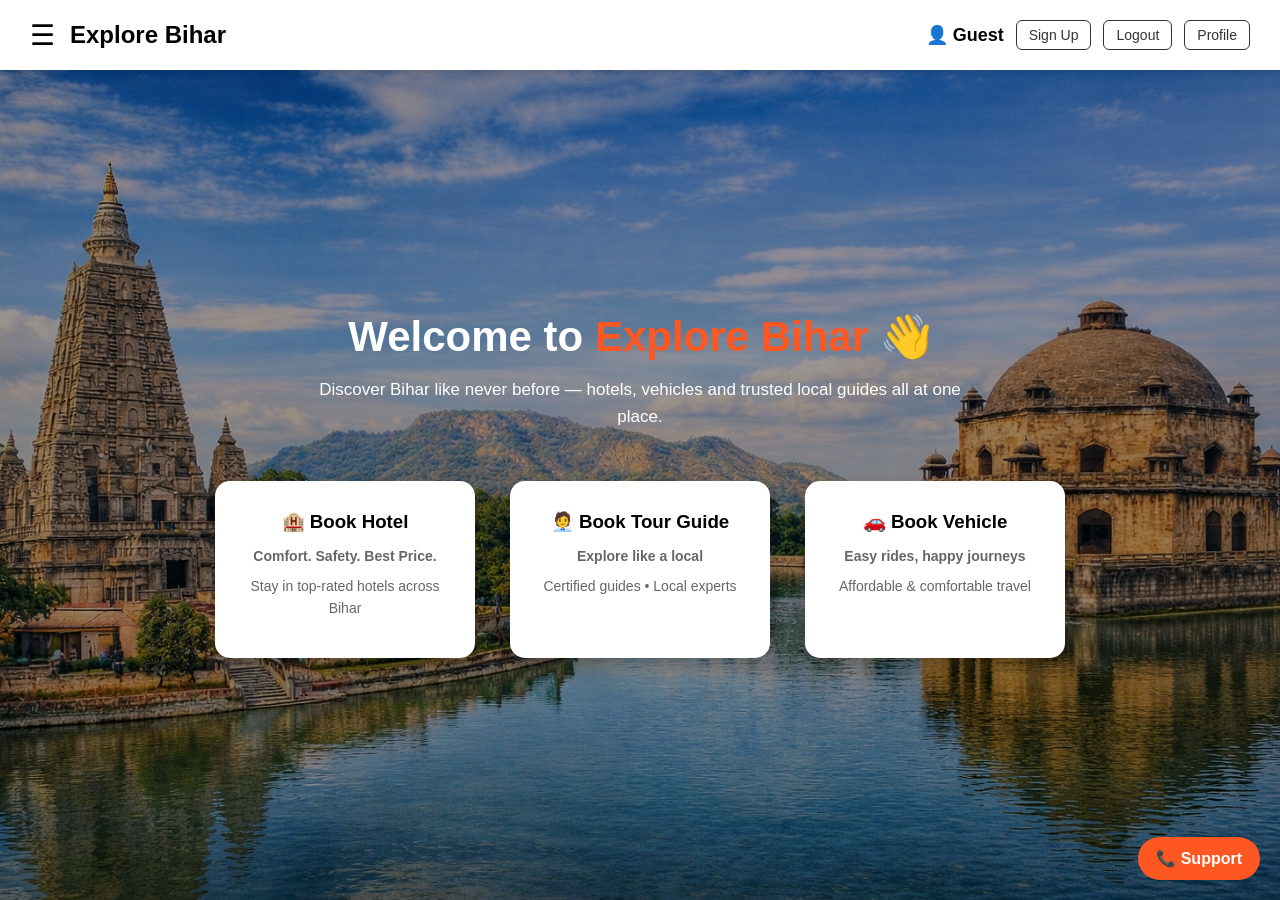
<file: index.html>
<!DOCTYPE html>
<html lang="en">

<head>
<meta charset="UTF-8">
<meta name="viewport" content="width=device-width, initial-scale=1.0">

<title>Explore Bihar</title>

<style>

*{
    margin:0;
    padding:0;
    box-sizing:border-box;
}

body{
    font-family:Arial,sans-serif;
    overflow:hidden;
}

/* HEADER */

header{
    position:fixed;
    top:0;
    left:0;
    width:100%;
    height:70px;
    background:#fff;
    padding:0 30px;
    display:flex;
    justify-content:space-between;
    align-items:center;
    box-shadow:0 2px 8px rgba(0,0,0,0.15);
    z-index:1000;
}

.header-left{
    display:flex;
    align-items:center;
    gap:15px;
}

.menu-btn{
    font-size:28px;
    cursor:pointer;
}

.user-box{
    display:flex;
    align-items:center;
    gap:12px;
}

.user-box h2{
    font-size:18px;
}

.user-box a{
    text-decoration:none;
    border:1px solid #333;
    padding:6px 12px;
    border-radius:6px;
    color:#333;
    font-size:14px;
    transition:0.3s;
}

.user-box a:hover{
    background:#ff5722;
    color:#fff;
    border-color:#ff5722;
}

/* SIDE MENU */

.side-menu{
    position:fixed;
    top:70px;
    left:-300px;
    width:280px;
    height:calc(100vh - 70px);
    background:#fff;
    box-shadow:2px 0 15px rgba(0,0,0,0.2);
    padding:20px;
    transition:0.4s;
    z-index:999;
}

.side-menu.active{
    left:0;
}

.side-menu h3{
    margin-bottom:20px;
    color:#ff5722;
}

.side-menu p{
    margin-bottom:15px;
}

.side-menu a{
    display:block;
    margin-top:20px;
    background:#ff5722;
    color:#fff;
    text-decoration:none;
    padding:10px;
    border-radius:6px;
    text-align:center;
}

/* HERO */

.dashboard-hero{
    height:100vh;
    background:
    linear-gradient(rgba(0,0,0,0.4), rgba(0,0,0,0.4)),
    url("images/hero.jpg");

    background-size:cover;
    background-position:center;

    display:flex;
    flex-direction:column;
    justify-content:center;
    align-items:center;
    text-align:center;
    padding-top:70px;
}

.dashboard-hero h1{
    color:#fff;
    font-size:42px;
    margin-bottom:15px;
}

.dashboard-hero span{
    color:#ff5722;
}

.dashboard-hero p{
    color:#fff;
    max-width:650px;
    margin-bottom:50px;
    font-size:17px;
    line-height:1.6;
}

/* CARDS */

.cards{
    display:flex;
    gap:35px;
    flex-wrap:wrap;
    justify-content:center;
}

.card{
    background:#fff;
    width:260px;
    padding:30px 20px;
    border-radius:15px;
    box-shadow:0 8px 20px rgba(0,0,0,0.2);
    transition:0.3s;
    cursor:pointer;
}

.card:hover{
    transform:translateY(-8px);
}

.card h3{
    margin-bottom:12px;
}

.card p{
    color:#666;
    margin-bottom:8px;
    font-size:14px;
}

/* SUPPORT BUTTON */

.support-btn{
    position:fixed;
    right:20px;
    bottom:20px;
    background:#ff5722;
    color:#fff;
    text-decoration:none;
    padding:12px 18px;
    border-radius:30px;
    font-weight:bold;
}

</style>
</head>

<body>

<!-- SIDE MENU -->

<div class="side-menu" id="sideMenu">

    <h3>👤 User Panel</h3>

    <p>
        <b>Name:</b>
        <span id="sideUsername">Loading...</span>
    </p>

    <p>🏨 Hotel Booking: <b>Not Booked</b></p>

    <p>🧑‍💼 Guide Booking: <b>Not Booked</b></p>

    <p>🚗 Vehicle Booking: <b>Not Booked</b></p>

    <a href="tel:1800123456">
        📞 Customer Support
    </a>

</div>

<!-- HEADER -->

<header>

    <div class="header-left">

        <div class="menu-btn" onclick="toggleMenu()">
            ☰
        </div>

        <h2>Explore Bihar</h2>

    </div>

    <div class="user-box">

        <h2 id="username">👤 Loading...</h2>

        <a href="register.html">Sign Up</a>

        <a href="login.html">Logout</a>

        <a href="user-profile.html">Profile</a>

    </div>

</header>

<!-- HERO SECTION -->

<section class="dashboard-hero">

    <h1>
        Welcome to
        <span>Explore Bihar</span> 👋
    </h1>

    <p>
        Discover Bihar like never before —
        hotels, vehicles and trusted local guides
        all at one place.
    </p>

    <div class="cards">

        <div class="card"
             onclick="location.href='book-hotel.html'">

            <h3>🏨 Book Hotel</h3>

            <p>
                <b>Comfort. Safety. Best Price.</b>
            </p>

            <p>
                Stay in top-rated hotels across Bihar
            </p>

        </div>

        <div class="card"
             onclick="location.href='book-tour-guide.html'">

            <h3>🧑‍💼 Book Tour Guide</h3>

            <p>
                <b>Explore like a local</b>
            </p>

            <p>
                Certified guides • Local experts
            </p>

        </div>

        <div class="card"
             onclick="location.href='book-vehicle.html'">

            <h3>🚗 Book Vehicle</h3>

            <p>
                <b>Easy rides, happy journeys</b>
            </p>

            <p>
                Affordable & comfortable travel
            </p>

        </div>

    </div>

</section>

<!-- SUPPORT -->

<a href="tel:1800123456"
class="support-btn">

📞 Support

</a>

<!-- SCRIPT -->

<script>

function toggleMenu(){

    document
    .getElementById("sideMenu")
    .classList
    .toggle("active");

}

async function loadUser(){

    try{

        const response =
        await fetch("http://127.0.0.1:5000/api/user");

        const data =
        await response.json();

        console.log(data);

        let username = "Guest";

        if(data.user && data.user.username){

            username = data.user.username;

        }

        document.getElementById("username").innerText =
        "👤 " + username;

        document.getElementById("sideUsername").innerText =
        username;

    }catch(error){

        console.log(error);

        document.getElementById("username").innerText =
        "👤 Guest";

    }

}

loadUser();

</script>

</body>
</html>
</file>
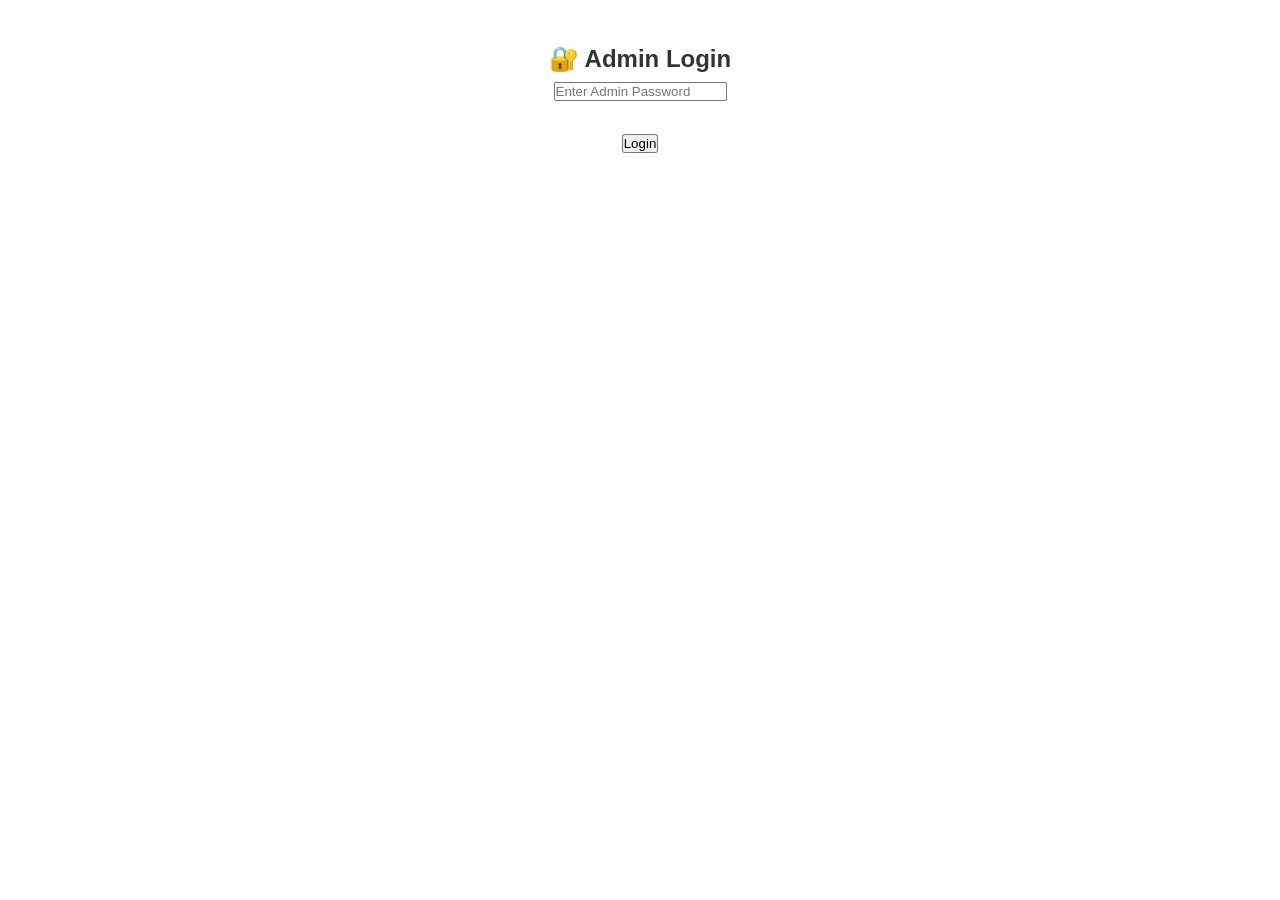
<file: admin.html>
<!DOCTYPE html>
<html lang="en">
<head>
<meta charset="UTF-8">
<title>Admin Panel – Explore Bihar</title>
<link rel="stylesheet" href="css/style.css">
<link rel="stylesheet" href="css/common.css">

</head>
<body>

<!-- LOGIN -->
<div id="loginBox" class="city-info">
    <h2>🔐 Admin Login</h2>
    <input type="password" id="adminPass" placeholder="Enter Admin Password">
    <br><br>
    <button onclick="login()">Login</button>
    <p id="error" style="color:red;"></p>
</div>

<!-- DASHBOARD -->
<div id="adminPanel" style="display:none;">

<header>
    <div class="header-container">
        <h2>Admin Dashboard – Paid Bookings</h2>
        <button onclick="logout()">Logout</button>
    </div>
</header>

<section class="city-info">
    <div id="stats" style="display:flex;gap:20px;justify-content:center;"></div>
</section>

<section class="city-info">
    <div id="bookingList"></div>
</section>

</div>

<script>
const PASSWORD = "admin123";

function login(){
    if(document.getElementById("adminPass").value === PASSWORD){
        loginBox.style.display = "none";
        adminPanel.style.display = "block";
        loadBookings();
    } else {
        error.innerText = "Wrong password!";
    }
}

function logout(){
    location.reload();
}

function loadBookings(){
    const bookings = JSON.parse(localStorage.getItem("paidBookings")) || [];
    const bookingList = document.getElementById("bookingList");
    const stats = document.getElementById("stats");

    bookingList.innerHTML = "";
    stats.innerHTML = "";

    stats.innerHTML = `
        <div class="hotel-card">
            <h3>Total Paid Bookings</h3>
            <p style="font-size:22px;"><b>${bookings.length}</b></p>
        </div>
    `;

    if(bookings.length === 0){
        bookingList.innerHTML = "<p>No paid bookings found.</p>";
        return;
    }

    bookings.forEach((b, i) => {
        bookingList.innerHTML += `
        <div class="hotel-card">
            <h3>Booking #${i+1}</h3>
            <p><b>Type:</b> ${b.type}</p>
            <p><b>Name:</b> ${b.name}</p>
            <p><b>Mobile:</b> ${b.mobile}</p>
            ${b.city ? `<p><b>City:</b> ${b.city}</p>` : ""}
            ${b.hotelName ? `<p><b>Hotel:</b> ${b.hotelName}</p>` : ""}
            ${b.vehicle ? `<p><b>Vehicle:</b> ${b.vehicle}</p>` : ""}
            <p><b>Price:</b> ₹${b.price}</p>
            <p><b>Date:</b> ${b.date}</p>

            <button style="background:red" onclick="deleteBooking(${i})">
                Delete
            </button>
        </div>`;
    });
}

function deleteBooking(i){
    let bookings = JSON.parse(localStorage.getItem("paidBookings")) || [];
    bookings.splice(i,1);
    localStorage.setItem("paidBookings", JSON.stringify(bookings));
    loadBookings();
}
</script>

</body>
</html>
</file>
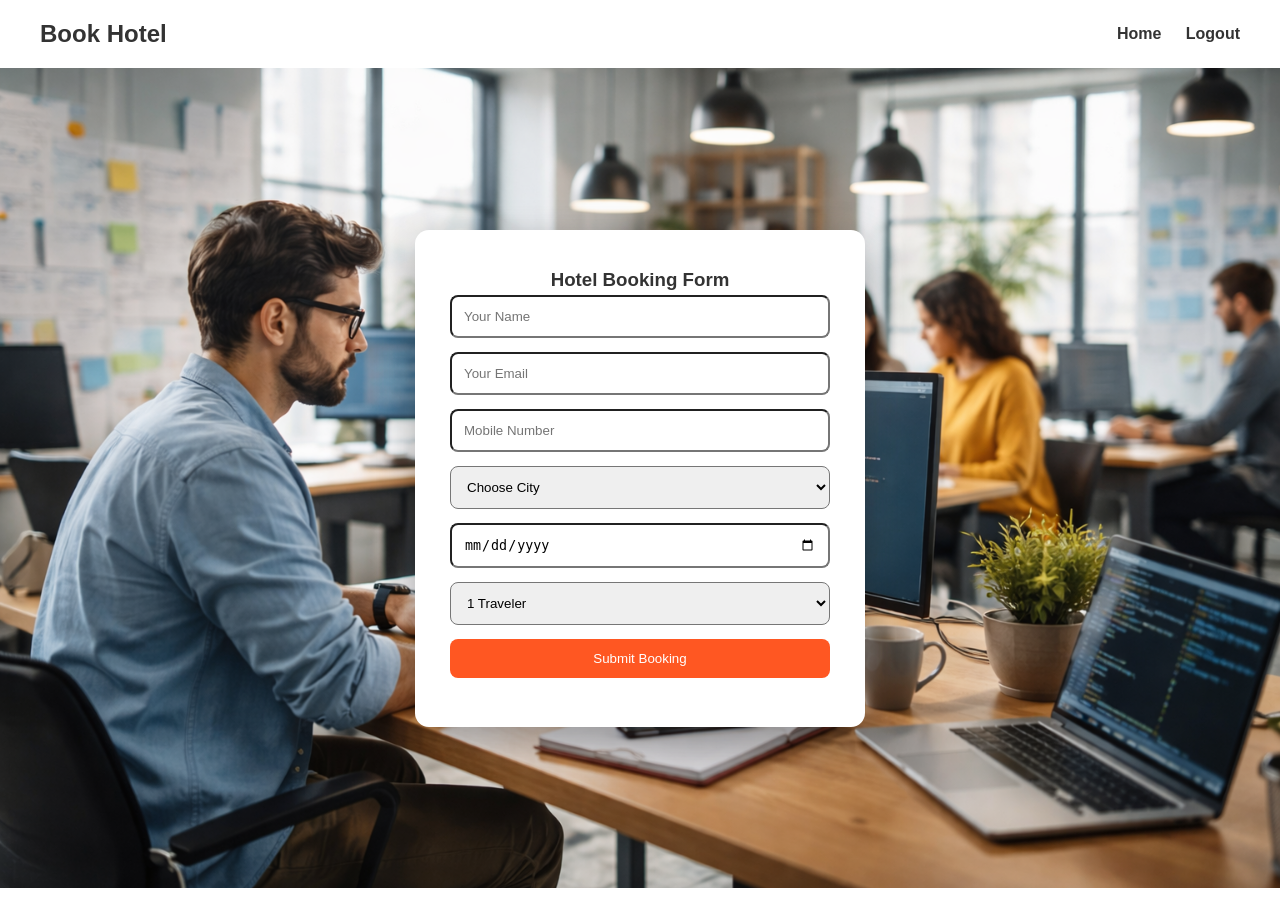
<file: book-hotel.html>
<!DOCTYPE html>
<html lang="en">
<head>
<meta charset="UTF-8">
<title>Book Hotel – Explore Bihar</title>
<link rel="stylesheet" href="css/style.css">
<link rel="stylesheet" href="css/common.css">
<link rel="stylesheet" href="css/book-hotel.css">
</head>

<body class="book-hotel-peg">
<header>
    <div class="header-container">
        <h2>Book Hotel</h2>

        <nav>
            <a href="index.html">Home</a>
            <a href="#" onclick="logout()">Logout</a>
        </nav>
    </div>
</header>

<section class="book-hotel-bg">
    <div class="book-hotel-box">
        <h3>Hotel Booking Form</h3>
        
        <input type="text" id="name" placeholder="Your Name">
        <input type="email" id="email" placeholder="Your Email">
        <input type="tel" id="mobile" placeholder="Mobile Number">

        <select id="city">
            <option value="">Choose City</option>
            <option value="patna">Patna</option>
            <option value="rajgir">Rajgir</option>
            <option value="nalanda">Nalanda</option>
            <option value="gaya">Gaya</option>
            <option value="sasaram">Sasaram</option>
        </select>

        <input type="date" id="date">

        <select id="travelers">
            <option value="1">1 Traveler</option>
            <option value="2">2 Travelers</option>
            <option value="3">3 Travelers</option>
            <option value="4">4+ Travelers</option>
        </select>

        <button onclick="bookHotel()">Submit Booking</button>

    </div>
</section>


<script src="js/book-hotel.js"></script>

</body>
</html>
</file>
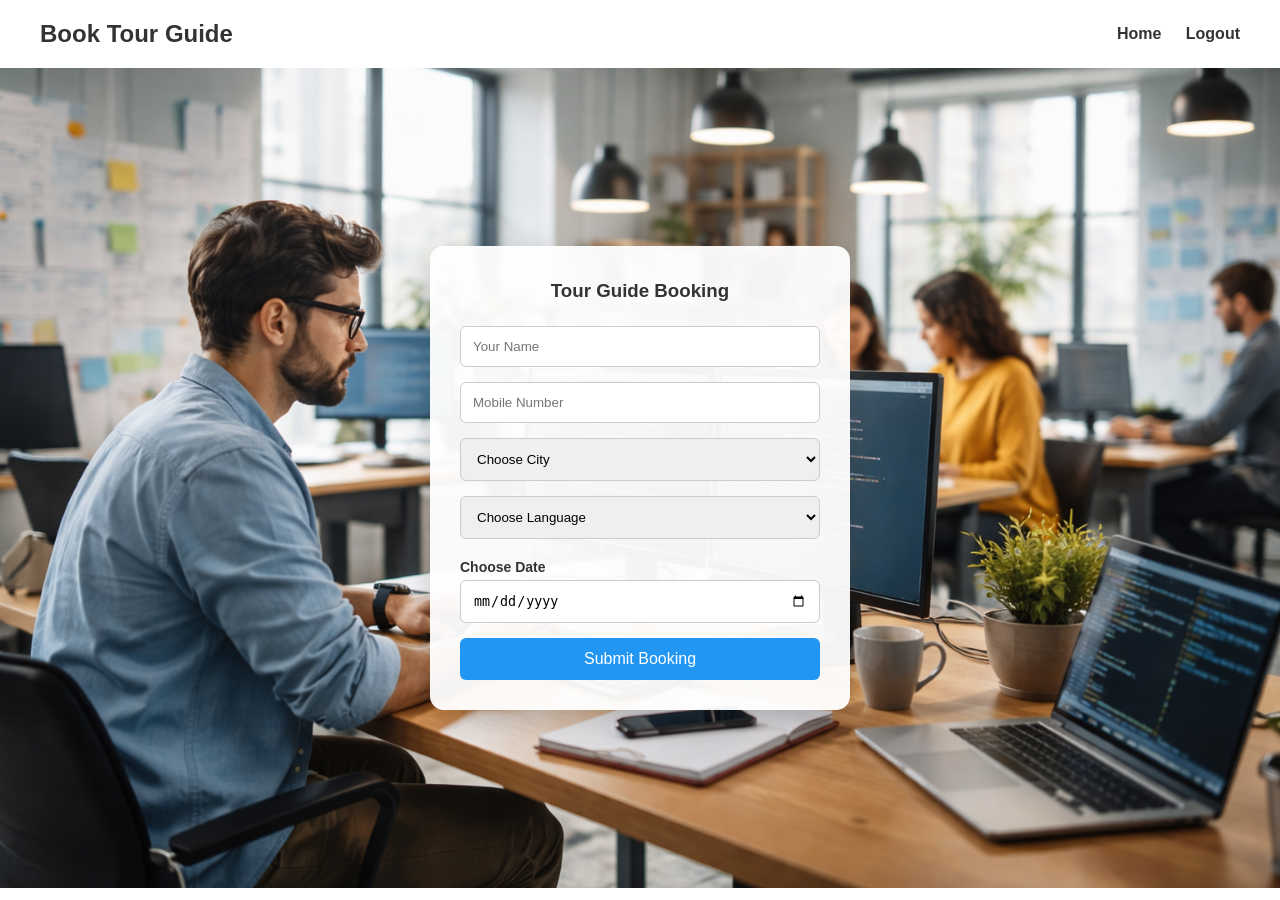
<file: book-tour-guide.html>
<!DOCTYPE html>
<html lang="en">
<head>
<meta charset="UTF-8">
<title>Book Tour Guide</title>

<link rel="stylesheet" href="css/style.css">
<link rel="stylesheet" href="css/common.css">
<link rel="stylesheet" href="css/book-tour-guide.css">

</head>
<body class="book-guide-page">

<header>
    <div class="header-container">
        <h2>Book Tour Guide</h2>
        <nav>
            <a href="index.html">Home</a>
            <a href="#" onclick="logout()">Logout</a>
        </nav>
    </div>
</header>

<section class="book-guide-bg">

    <div class="book-guide-box">
        <h3>Tour Guide Booking</h3>

        <form id="guideForm" onsubmit="openGuideList(event)">

            <input type="text" placeholder="Your Name" required>
            <input type="tel" placeholder="Mobile Number" required>

            <select required>
                <option value="">Choose City</option>
                <option>Patna</option>
                <option>Rajgir</option>
                <option>Nalanda</option>
                <option>Gaya</option>
                <option>Sasaram</option>
            </select>

            <select required>
                <option value="">Choose Language</option>
                <option>Hindi</option>
                <option>English</option>
                <option>Hindi + English</option>
            </select>

            <label>Choose Date</label>
            <input type="date" required>

            <button type="submit">Submit Booking</button>

        </form>
    </div>

</section>

<script>
function openGuideList(e){
    e.preventDefault();
    window.location.href = "tour-guides.html";
}
</script>

</body>
</html>
</file>
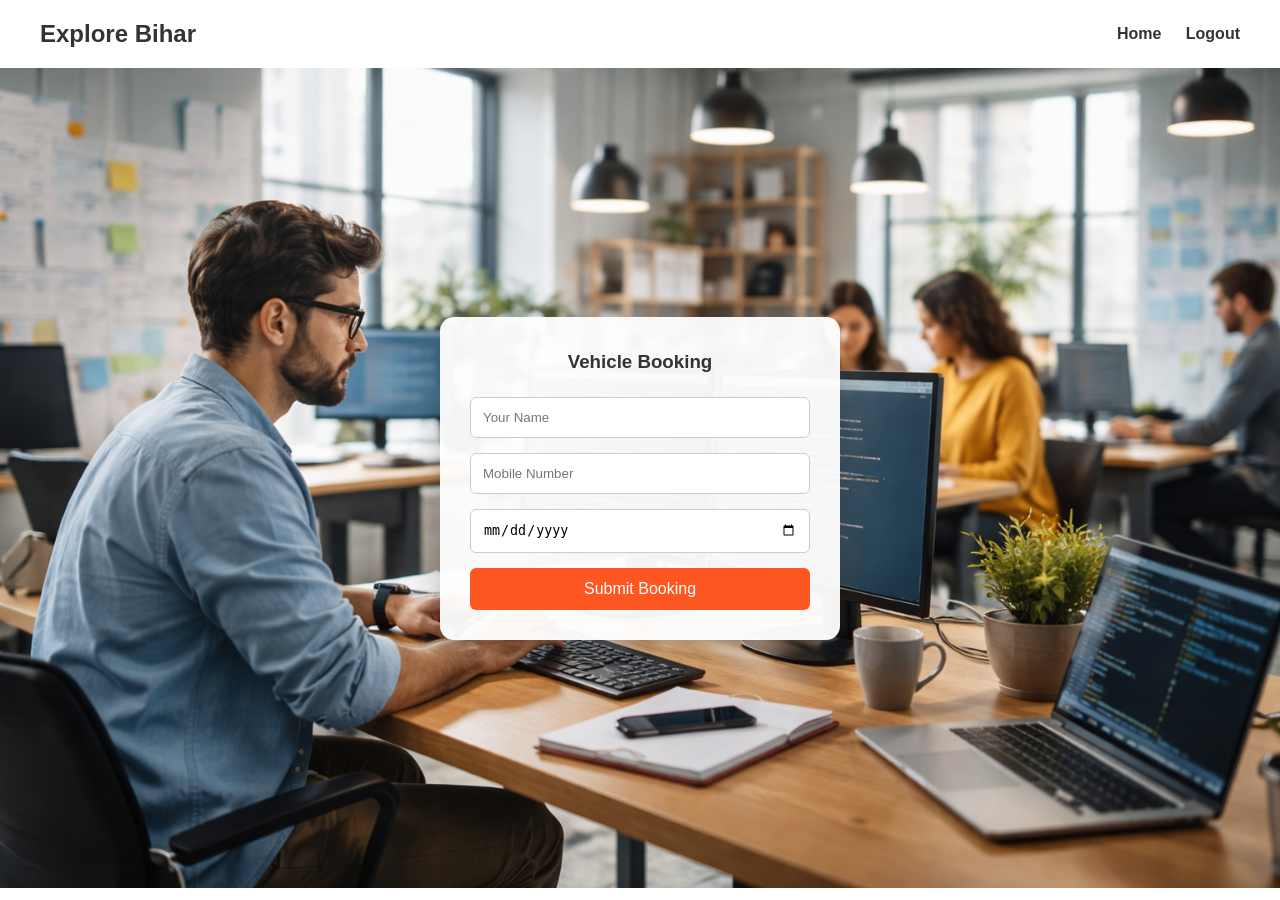
<file: book-vehicle.html>
<!DOCTYPE html>
<html lang="en">
<head>
<meta charset="UTF-8">
<title>Book Vehicle</title>

<link rel="stylesheet" href="css/style.css">
<link rel="stylesheet" href="css/common.css">
<link rel="stylesheet" href="css/book-vehicle.css">

</head>

<body class="book-vehicle-page">

<header>
    <div class="header-container">
        <h2>Explore Bihar</h2>
        <nav>
            <a href="index.html">Home</a>
            <a href="#" onclick="logout()">Logout</a>
        </nav>
    </div>
</header>

<section class="book-vehicle-bg">

    <div class="book-vehicle-box">
        <h3>Vehicle Booking</h3>
        
        <form id="vehicleForm">

            <input type="text" placeholder="Your Name" required>
            <input type="tel" placeholder="Mobile Number" required>
            <input type="date" required>

            <button type="submit">Submit Booking</button>

        </form>

    </div>

</section>
<script src="js/book-vehicle.js"></script>
</body>
</html>
</file>
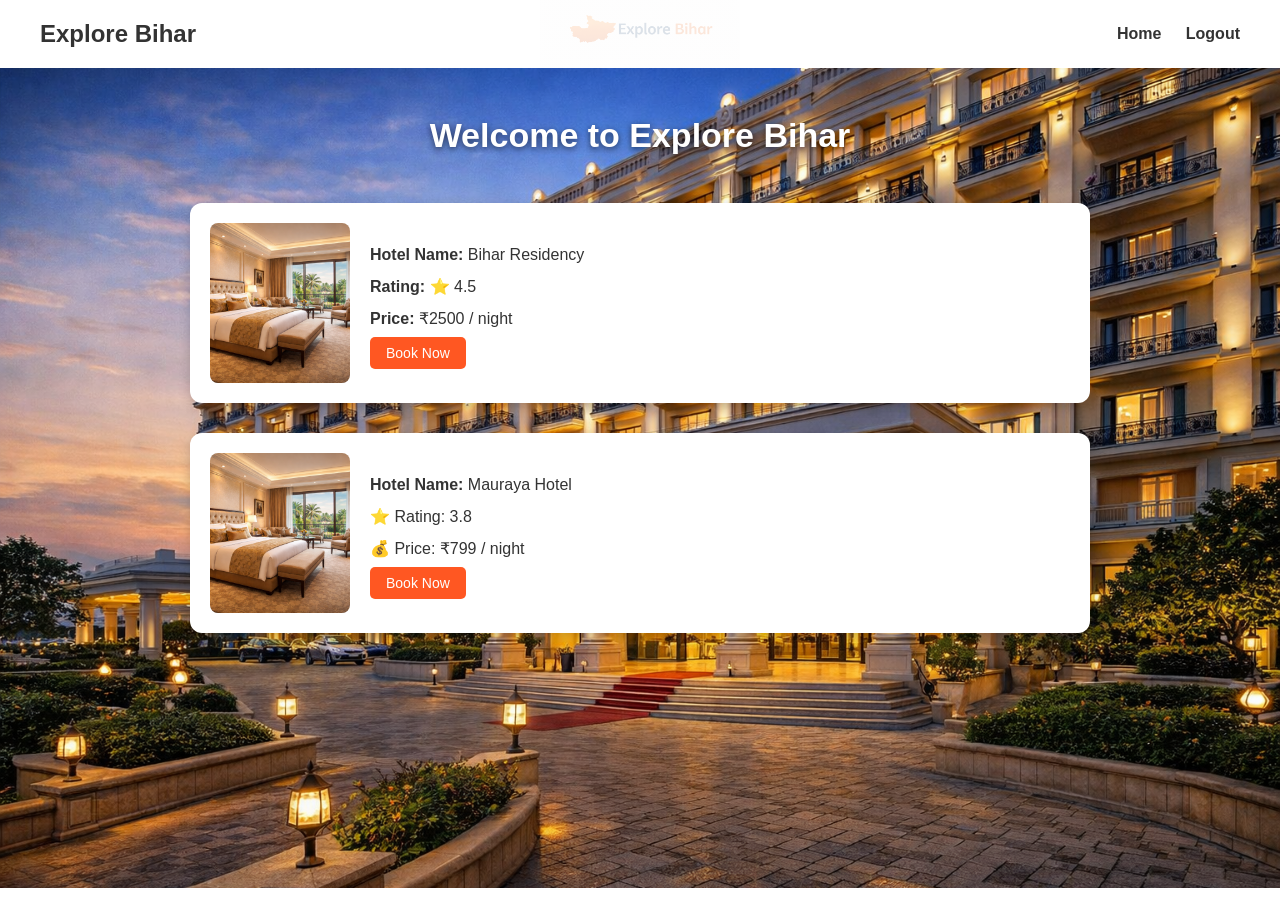
<file: hotel.html>
<!DOCTYPE html>
<html lang="en">
<head>
<meta charset="UTF-8">
<title>Hotel – Explore Bihar</title>
<link rel="stylesheet" href="../css/style.css">

<style>
.hotel-wrapper{
    max-width:900px;
    margin:40px auto;
}
.hotel-box{
    display:flex;
    gap:20px;
    background:#fff;
    padding:20px;
    border-radius:12px;
    box-shadow:0 4px 12px rgba(0,0,0,0.1);
    align-items:center;
}
.hotel-box img{
    width:140px;
    height:160px;
    object-fit:cover;
    border-radius:8px;
}
.hotel-details p{
    margin:6px 0;
}
.book-btn{
    margin-top:10px;
    padding:10px 16px;
    border:none;
    background:#ff6600;
    color:#fff;
    border-radius:5px;
    cursor:pointer;
}
.hotel-page {
    min-height: calc(100vh - 80px); /* header ke niche */
    background: url("../images/hotel.jpg") no-repeat center center;
    background-size: cover;
    padding: 40px 0;
}

/* welcome text */
.page-title {
    text-align: center;
    color: white;
    font-size: 34px;
    margin-bottom: 40px;
    text-shadow: 0 2px 6px rgba(0,0,0,0.6);
}

/* cards wrapper */
.hotel-wrapper {
    max-width: 900px;
    margin: auto;
}

/* hotel card */
.hotel-box {
    display: flex;
    gap: 20px;
    background: white;
    padding: 20px;
    border-radius: 12px;
    margin-bottom: 30px;
    box-shadow: 0 4px 12px rgba(0,0,0,0.2);
}
.guide-card {
    max-width: 750px;
    margin: 25px auto;
    background: rgba(255,255,255,0.96);
    backdrop-filter: blur(6px);
    border-radius: 14px;
    padding: 22px;
}
.guide-card img {
    width: 120px;
    height: 150px;
    object-fit: cover;
    border-radius: 10px;
    box-shadow: 0 4px 12px rgba(0,0,0,0.25);
}

.book-btn {
    background: linear-gradient(135deg, #ff5722, #ff784e);
    padding: 10px 18px;
    font-weight: bold;
}

.book-btn:hover {
    transform: translateY(-2px);
    box-shadow: 0 6px 15px rgba(0,0,0,0.25);
}
.book-btn {
    background: linear-gradient(135deg, #ff5722, #ff784e);
    padding: 10px 18px;
    font-weight: bold;
}

.book-btn:hover {
    transform: translateY(-2px);
    box-shadow: 0 6px 15px rgba(0,0,0,0.25);
}

</style>
</head>

<body>

<header>
    <div class="header-container">
        <h2>Explore Bihar</h2>
        <nav>
            <a href="../index.html">Home</a>
            <a href="#" onclick="logout()">Logout</a>
        </nav>
    </div>
</header>
<section class="hotel-page">

    <h2 class="page-title">Welcome to Explore Bihar</h2>

    <div class="hotel-wrapper">

        <div class="hotel-box">
            <img src="../images/room.jpg">
            <div class="hotel-details">
                <p><b>Hotel Name:</b> Bihar Residency</p>
                <p><b>Rating:</b> ⭐ 4.5</p>
                <p><b>Price:</b> ₹2500 / night</p>
                <button onclick="openPayment()">Book Now</button>
            </div>
        </div>

        <div class="hotel-box">
            <img src="../images/room.jpg">
            <div class="hotel-details">
                <p><b>Hotel Name:</b> Mauraya Hotel</p>
                <p>⭐ Rating: 3.8</p>
                <p>💰 Price: ₹799 / night</p>
                <button onclick="openPayment()">Book Now</button>
            </div>
        </div>

    </div>

</section>


<script>
function logout(){
    localStorage.removeItem("loggedInUser");
    window.location.href = "../login.html";
}
</script>
<script>
      function openPayment(){
      window.location.href = "payment.html";
     }
     </script>

</body>
</html>
</file>
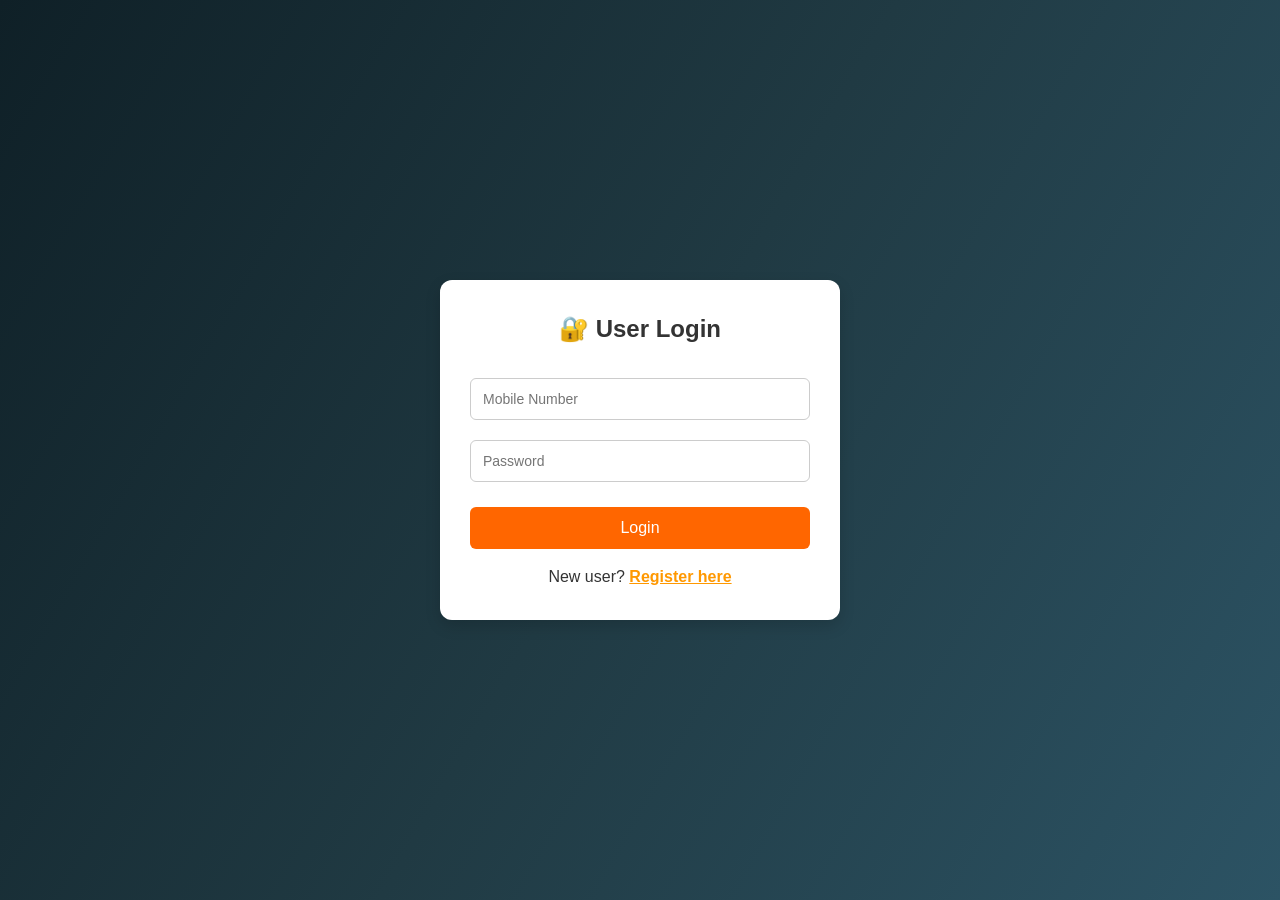
<file: login.html>
<!DOCTYPE html>
<html lang="en">
<head>
<meta charset="UTF-8">
<title>Login – Explore Bihar</title>

<link rel="stylesheet" href="css/style.css">
<link rel="stylesheet" href="css/common.css">
<link rel="stylesheet" href="css/login.css">
</head>

<body class="login-page">

<section class="login-container">
    <h2>🔐 User Login</h2>

    <input type="text" id="mobile" placeholder="Mobile Number">
    <input type="password" id="password" placeholder="Password">

    <button id="loginBtn">Login</button>

    <p id="msg"></p>

    <p style="margin-top:15px;">
        New user?
        <a href="register.html" style="color:#ff9800;font-weight:bold;">
            Register here
        </a>
    </p>
</section>

<script>
const msg = document.getElementById("msg");

document.getElementById("loginBtn").addEventListener("click", async () => {
    const mobile = document.getElementById("mobile").value.trim();
    const password = document.getElementById("password").value;

    msg.style.color = "red";

    if (!mobile || !password) {
        msg.innerText = "Enter mobile and password!";
        return;
    }

    try {
        const res = await fetch("http://localhost:3000/login", {
            method: "POST",
            headers: { "Content-Type": "application/json" },
            body: JSON.stringify({ mobile, password })
        });

        const data = await res.json();

        if (!res.ok) {
            msg.innerText = data.message;
            return;
        }

        localStorage.setItem("loggedInUser", JSON.stringify(data.user));
        msg.style.color = "green";
        msg.innerText = "Login successful!";

        setTimeout(() => {
            window.location.href = "index.html";
        }, 800);

    } catch (err) {
        msg.innerText = "Server not running!";
    }
});
</script>

</body>
</html>
</file>
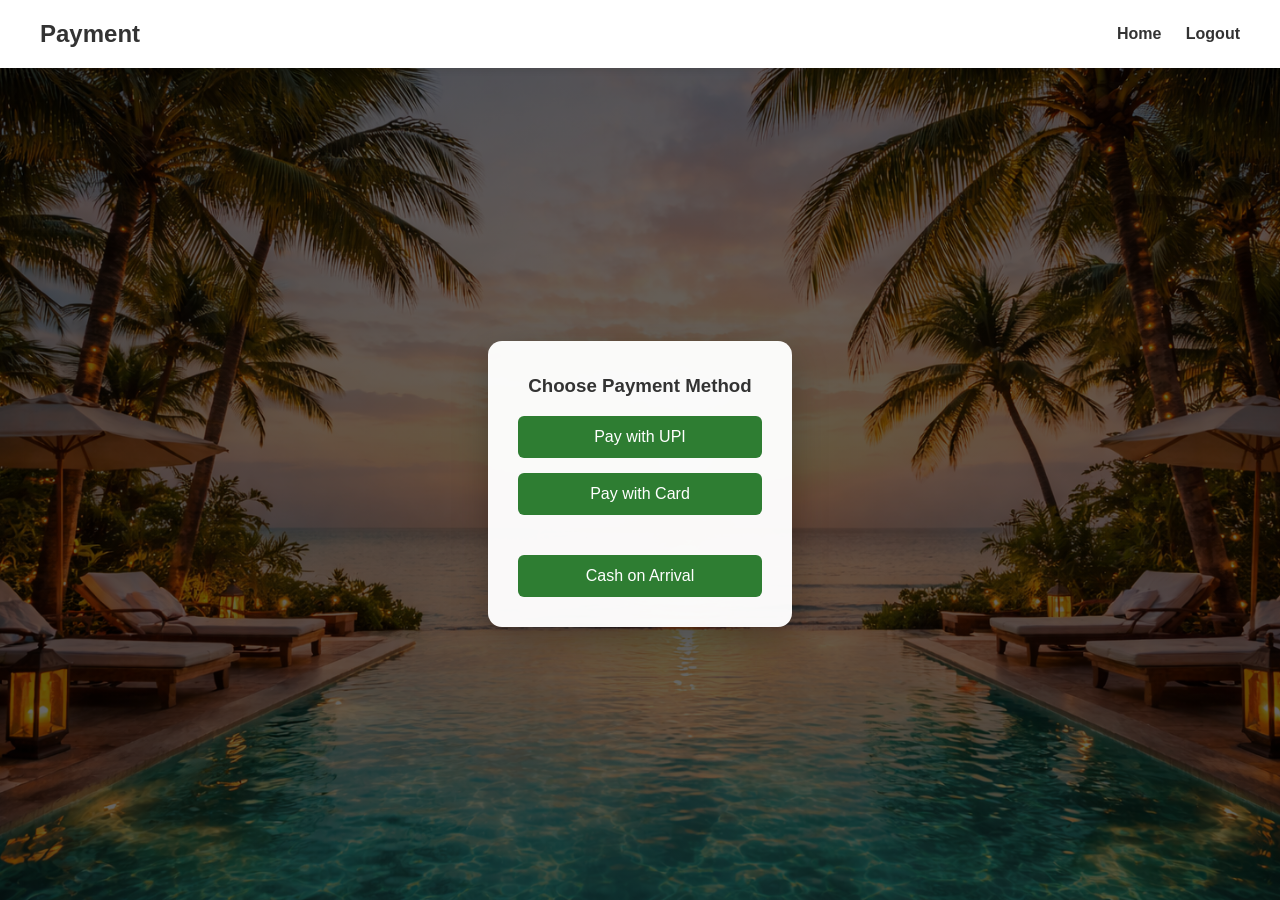
<file: payment.html>
<!DOCTYPE html>
<html lang="en">
<head>
<meta charset="UTF-8">
<title>Payment</title>
<link rel="stylesheet" href="css/style.css">
<link rel="stylesheet" href="css/common.css">
<link rel="stylesheet" href="css/payment.css">

</head>
<body class="payment-page">

<header>
    <div class="header-container">
        <h2>Payment</h2>
        <nav>
            <a href="index.html">Home</a>
            <a href="#" onclick="logout()">Logout</a>
        </nav>
    </div>
</header>

<section class="payment-box">
    <h3>Choose Payment Method</h3>

    <button onclick="payWithUPI()">Pay with UPI</button>
    <button class="book-btn">Pay with Card</button><br><br>
    <button class="book-btn">Cash on Arrival</button>
</section>
<script>
function payWithUPI(){
    window.location.href = "upi-payment.html";
}
</script>
<script>
function logout(){
    localStorage.removeItem("loggedInUser");
    window.location.href = "login.html";
}
</script>

</body>
</html>
</file>
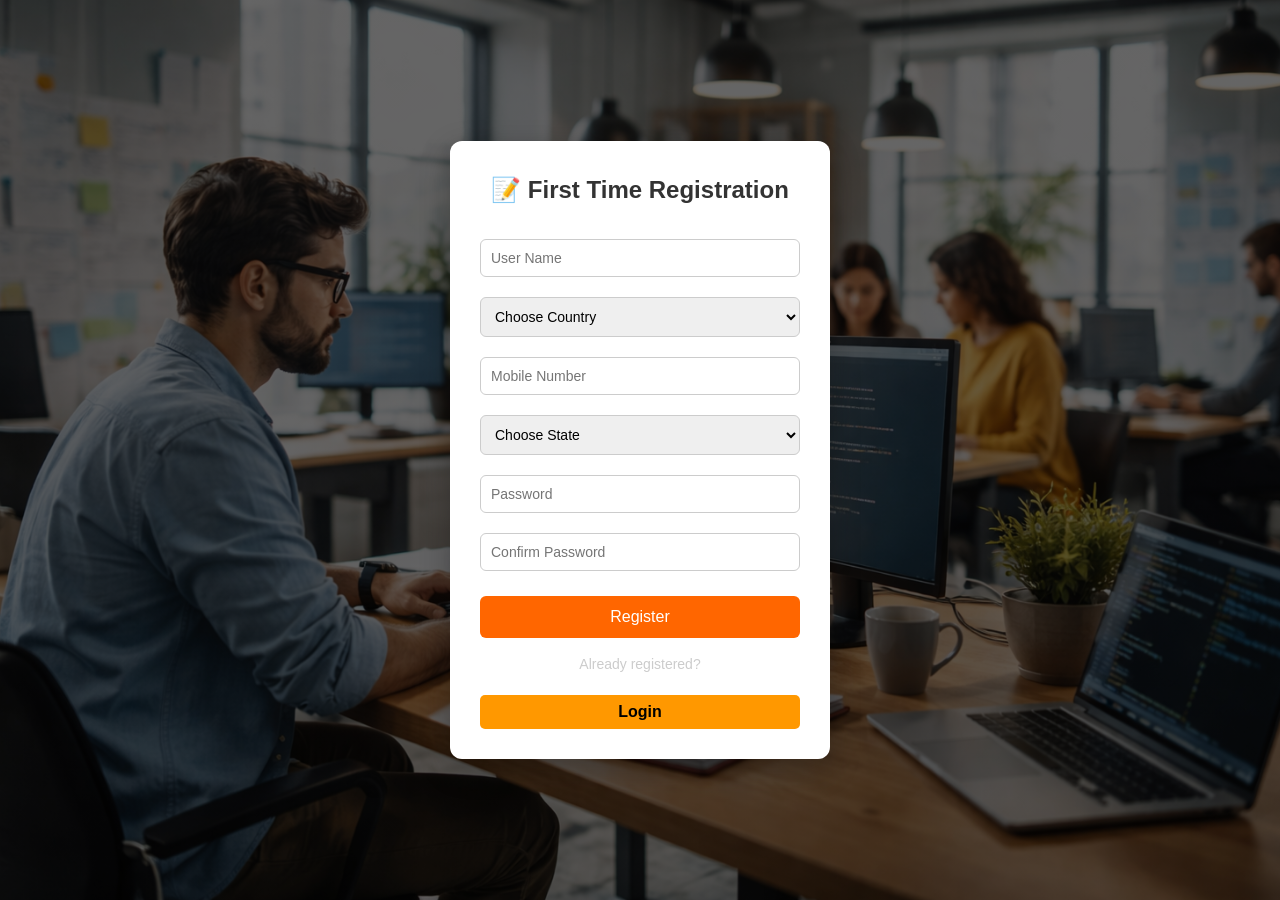
<file: register.html>
<!DOCTYPE html>
<html lang="en">
<head>
<meta charset="UTF-8">
<title>Register – Explore Bihar</title>

<link rel="stylesheet" href="css/style.css">
<link rel="stylesheet" href="css/common.css">
<link rel="stylesheet" href="css/register.css">
</head>

<body class="register-page">

<section class="register-container">
    <h2>📝 First Time Registration</h2>

    <form id="registerForm">

        <input type="text" id="username" placeholder="User Name" autocomplete="off">

        <select id="country">
            <option value="" disabled selected>Choose Country</option>
            <option value="India">India</option>
            <option value="Nepal">Nepal</option>
        </select>

        <input type="text" id="mobile" placeholder="Mobile Number" maxlength="10">

        <select id="state">
            <option value="" disabled selected>Choose State</option>
            <option value="Bihar">Bihar</option>
            <option value="UP">Uttar Pradesh</option>
            <option value="Jharkhand">Jharkhand</option>
        </select>

        <input type="password" id="password" placeholder="Password">
        <input type="password" id="confirm" placeholder="Confirm Password">

        <button type="submit">Register</button>

        <p id="msg"></p>
     <div class="login-link">
        <p>Already registered?</p>
        <button type="button" id="goLogin">Login</button>
     </div>

    </form>
</section>

<script>
document.getElementById("registerForm").addEventListener("submit", async (e) => {
    e.preventDefault();

    const msg = document.getElementById("msg");
    msg.style.color = "red";

    const username = document.getElementById("username").value.trim();
    const country  = document.getElementById("country").value;
    const mobile   = document.getElementById("mobile").value.trim();
    const state    = document.getElementById("state").value;
    const password = document.getElementById("password").value;
    const confirm  = document.getElementById("confirm").value;

    if (
        username === "" ||
        country === "" ||
        mobile === "" ||
        state === "" ||
        password === "" ||
        confirm === ""
    ) {
        msg.innerText = "All fields are required!";
        return;
    }

    if (password !== confirm) {
        msg.innerText = "Password not matched!";
        return;
    }

    const userData = {
        username,
        country,
        mobile,
        state,
        password
    };

    try {
        const res = await fetch("http://localhost:3000/register", {
            method: "POST",
            headers: { "Content-Type": "application/json" },
            body: JSON.stringify(userData)
        });

        const data = await res.json();

        if (!res.ok) {
            msg.innerText = data.message || "Registration failed!";
            return;
        }

        msg.style.color = "green";
        msg.innerText = "Registration Successful! Redirecting...";

        setTimeout(() => {
            window.location.href = "/login.html";
        }, 1200);

    } catch (err) {
        msg.innerText = "Server not running!";
    }
});
</script>
<script>
document.getElementById("goLogin").addEventListener("click", () => {
    window.location.href = "login.html";
});
</script>

</body>
</html>
</file>
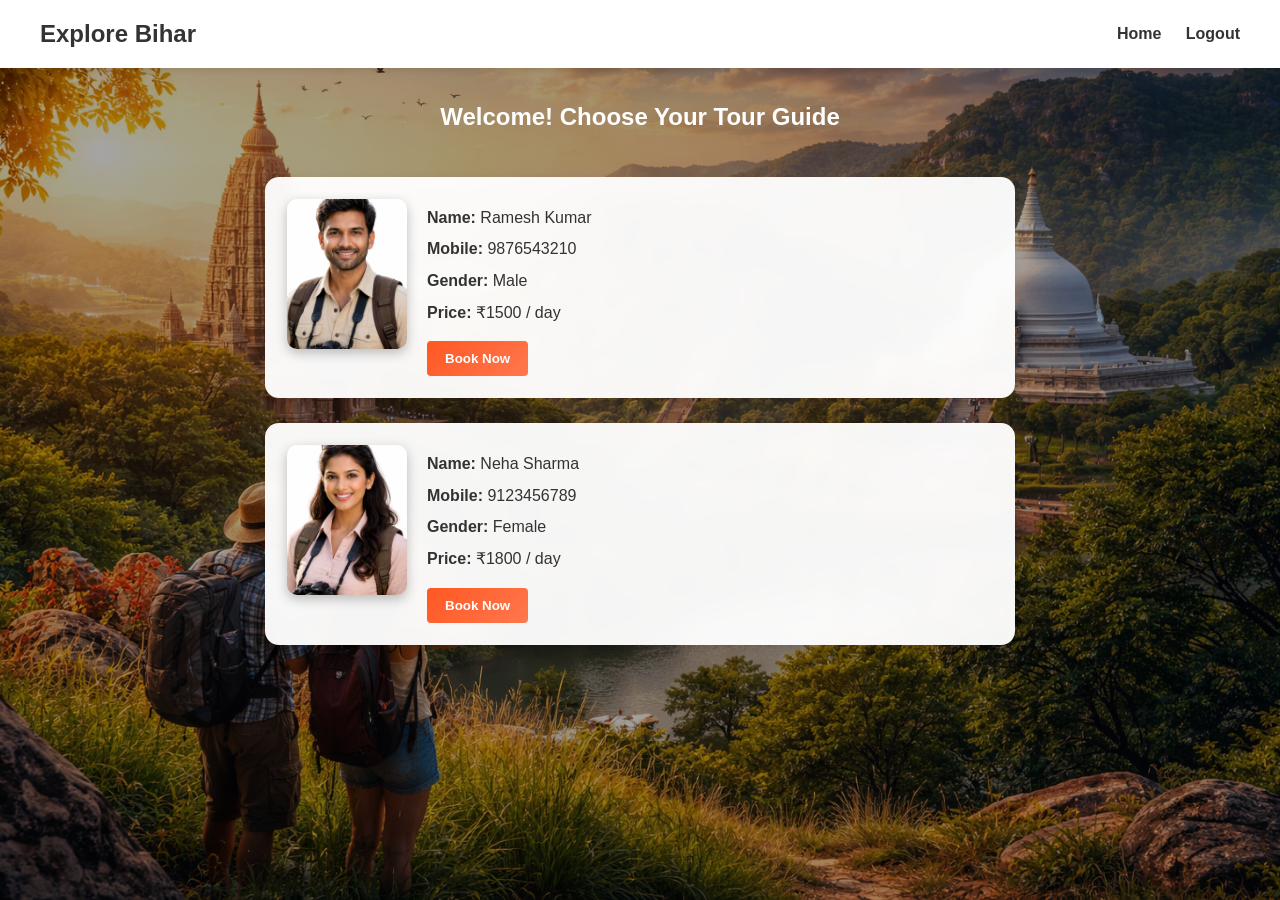
<file: tour-guides.html>
<!DOCTYPE html>
<html lang="en">
<head>
<meta charset="UTF-8">
<title>Tour Guides</title>
<link rel="stylesheet" href="css/style.css">
<link rel="stylesheet" href="css/common.css">
<link rel="stylesheet" href="css/book-tour-guide.css">
<style>
.guides-container{
    max-width: 900px;
    margin: 40px auto;
}

.guide-card{
    display: flex;
    gap: 20px;
    padding: 20px;
    margin-bottom: 20px;
    border-radius: 10px;
    background: #fff;
    box-shadow: 0 4px 10px rgba(0,0,0,0.1);
}

.guide-card img{
    width: 120px;
    height: 140px;
    object-fit: cover;
    border-radius: 6px;
}

.guide-details p{
    margin: 6px 0;
}

.book-btn{
    margin-top: 10px;
    padding: 8px 14px;
    border: none;
    background: #ff5722;
    color: #fff;
    cursor: pointer;
    border-radius: 4px;
}
.tour-guide-page {
    min-height: 100vh;
    background:
        linear-gradient(
            rgba(0,0,0,0.35),
            rgba(0,0,0,0.35)
        ),
        url("../images/pic.jpg");
    background-size: cover;
    background-position: center;
    background-repeat: no-repeat;
    background-attachment: fixed;
}
.guide-card {
    max-width: 750px;
    margin: 25px auto;
    background: rgba(255,255,255,0.96);
    backdrop-filter: blur(6px);
    border-radius: 14px;
    padding: 22px;
}
.guide-card img {
    width: 120px;
    height: 150px;
    object-fit: cover;
    border-radius: 10px;
    box-shadow: 0 4px 12px rgba(0,0,0,0.25);
}
.book-btn {
    background: linear-gradient(135deg, #ff5722, #ff784e);
    padding: 10px 18px;
    font-weight: bold;
}

.book-btn:hover {
    transform: translateY(-2px);
    box-shadow: 0 6px 15px rgba(0,0,0,0.25);
}


</style>
</head>

<body class="tour-guide-page">

    <header>
    <div class="header-container">
        <h2>Explore Bihar</h2>
        <nav>
            <a href="index.html">Home</a>
            <a href="#" onclick="logout()">Logout</a>
        </nav>
    </div>
</header>


<h2 style="text-align:center; color:#fff; margin-top:30px;">
    Welcome! Choose Your Tour Guide
</h2>


<div class="guides-container">

    <!-- MALE GUIDE -->
    <div class="guide-card">
        <img src="images/male-guide.jpg" alt="Male Guide">

        <div class="guide-details">
            <p><strong>Name:</strong> Ramesh Kumar</p>
            <p><strong>Mobile:</strong> 9876543210</p>
            <p><strong>Gender:</strong> Male</p>
            <p><strong>Price:</strong> ₹1500 / day</p>
            <button class="book-btn" onclick="openPayment()">Book Now</button>
        </div>
    </div>

    <!-- FEMALE GUIDE -->
    <div class="guide-card">
        <img src="images/female-guide.jpg" alt="Female Guide">

        <div class="guide-details">
            <p><strong>Name:</strong> Neha Sharma</p>
            <p><strong>Mobile:</strong> 9123456789</p>
            <p><strong>Gender:</strong> Female</p>
            <p><strong>Price:</strong> ₹1800 / day</p>
           <button class="book-btn" onclick="openPayment()">Book Now</button>

        </div>
    </div>

</div>
     <script>
      function openPayment(){
      window.location.href = "payment.html";
     }
     </script>

</body>
</html>
</file>
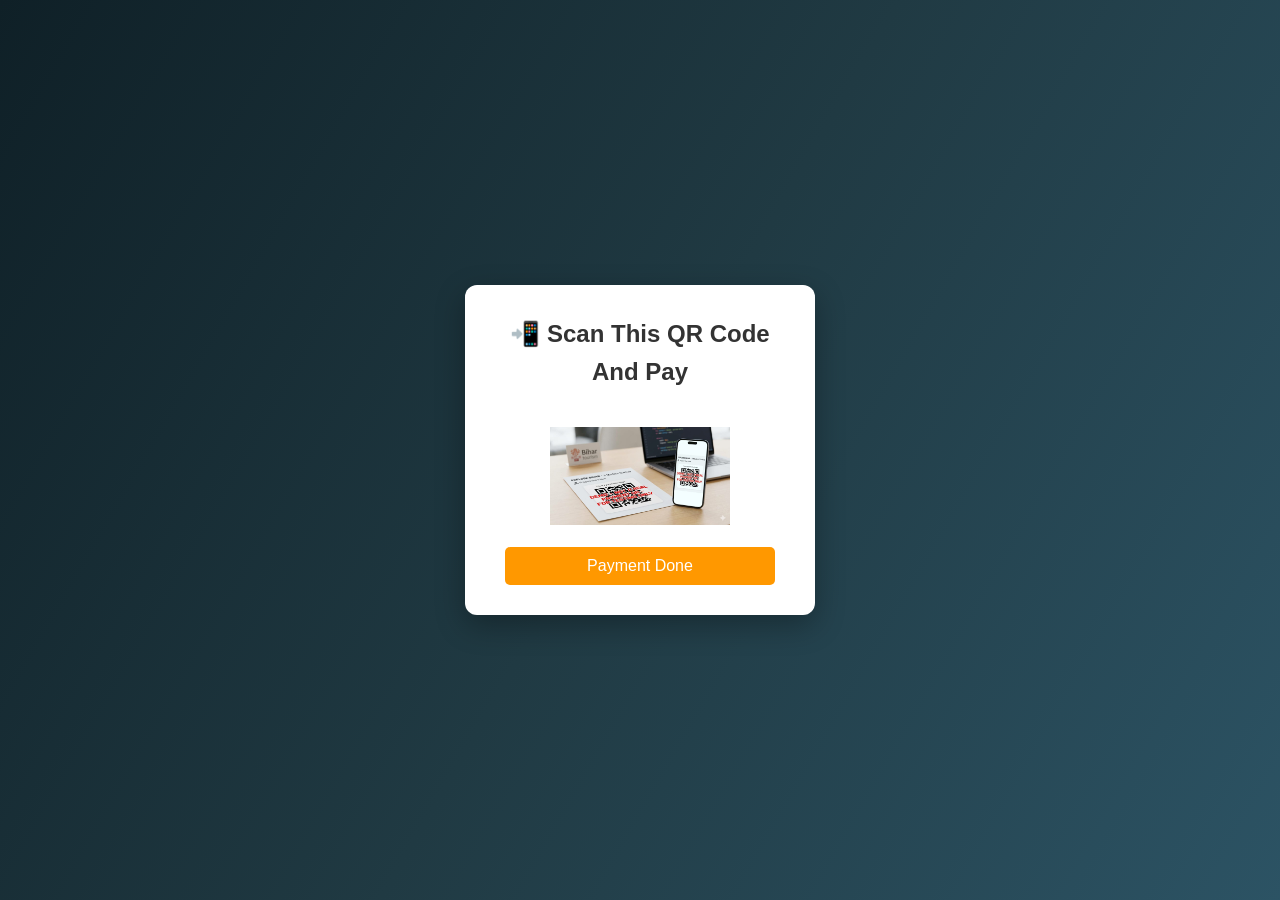
<file: upi-payment.html>
<!DOCTYPE html>
<html>
<head>
<title>UPI Payment</title>
<link rel="stylesheet" href="css/style.css">
<link rel="stylesheet" href="css/common.css">
<link rel="stylesheet" href="css/payment.css">

</head>
<body class="login-body">

<div class="login-box">
    <h2>📲 Scan This QR Code And Pay</h2>

    <img src="images/my-qr.png" alt="QR Code" style="width:180px;margin:15px 0;">

    <button onclick="paymentDone()">Payment Done</button>
</div>

<script src="js/upi-payment.js"></script>
</body>
</html>
</file>
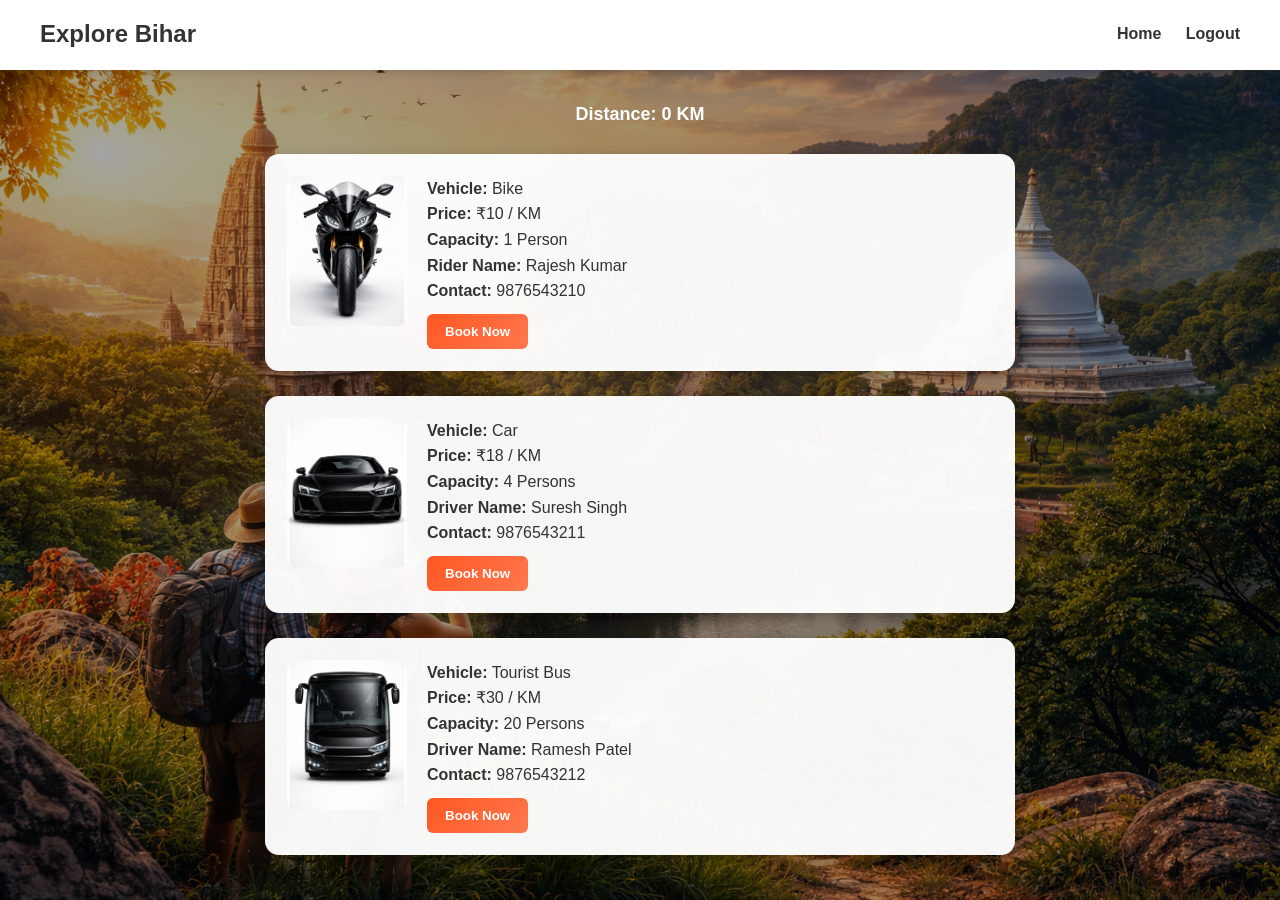
<file: vehicle-option.html>
<!DOCTYPE html>
<html lang="en">
<head>
<meta charset="UTF-8">
<title>Vehicle Options | Explore Bihar</title>

<link rel="stylesheet" href="css/style.css">
<link rel="stylesheet" href="css/common.css">

<style>
/* ===== BODY ===== */
body{
    margin:0;
    font-family: Arial, sans-serif;
    height:100vh;
    overflow:hidden;   /* 🔥 page scroll band */
    background:
        linear-gradient(rgba(0,0,0,0.35), rgba(0,0,0,0.35)),
        url("../images/pic.jpg");
    background-size: cover;
    background-position: center;
}

/* ===== HEADER ===== */
header{
    position: fixed;
    top:0;
    left:0;
    width:100%;
    height:70px;
    background:#fff;
    z-index:1000;
    box-shadow:0 2px 8px rgba(0,0,0,0.15);
}

/* ===== SCROLL AREA ===== */
.main{
    position:absolute;
    top:70px;                     /* header ke niche */
    left:0;
    width:100%;
    height:calc(100vh - 70px);    /* bacha hua area */
    overflow-y:auto;              /* ✅ sirf yahi scroll */
    padding:30px 0;
}

/* ===== DISTANCE ===== */
.distance-box{
    text-align:center;
    font-size:18px;
    font-weight:bold;
    color:#fff;
    margin-bottom:25px;
}

/* ===== VEHICLE CARD ===== */
.vehicle-box{
    max-width:750px;
    margin:25px auto;
    background:rgba(255,255,255,0.96);
    padding:22px;
    display:flex;
    gap:20px;
    border-radius:14px;
    box-shadow:0 6px 18px rgba(0,0,0,0.25);
}

.vehicle-box img{
    width:120px;
    height:150px;
    object-fit:cover;
    border-radius:10px;
}

/* ===== BUTTON ===== */
.book-btn{
    background:#ff5722;
    color:#fff;
    border:none;
    padding:10px 18px;
    border-radius:6px;
    cursor:pointer;
    font-weight:bold;
    margin-top:10px;
}

.book-btn:hover{
    background:#e64a19;
}
.book-btn {
    background: linear-gradient(135deg, #ff5722, #ff784e);
    padding: 10px 18px;
    font-weight: bold;
}

.book-btn:hover {
    transform: translateY(-2px);
    box-shadow: 0 6px 15px rgba(0,0,0,0.25);
}
</style>
</head>

<body>

<header>
    <div class="header-container">
        <h2>Explore Bihar</h2>
        <nav>
            <a href="index.html">Home</a>
            <a href="login.html">Logout</a>
        </nav>
    </div>
</header>

<div class="main">

    <div class="distance-box">
        Distance: <span id="distanceValue">0 KM</span>
    </div>

    <!-- BIKE -->
    <div class="vehicle-box">
        <img src="images/bike.jpg">
        <div>
            <p><b>Vehicle:</b> Bike</p>
            <p><b>Price:</b> ₹10 / KM</p>
            <p><b>Capacity:</b> 1 Person</p>
            <p><b>Rider Name:</b> Rajesh Kumar</p>
            <p><b>Contact:</b> 9876543210</p>
            <button class="book-btn" onclick="goToPayment('Bike')">Book Now</button>
        </div>
    </div>

    <!-- CAR -->
    <div class="vehicle-box">
        <img src="images/car.jpg">
        <div>
            <p><b>Vehicle:</b> Car</p>
            <p><b>Price:</b> ₹18 / KM</p>
            <p><b>Capacity:</b> 4 Persons</p>
            <p><b>Driver Name:</b> Suresh Singh</p>
            <p><b>Contact:</b> 9876543211</p>
            <button class="book-btn" onclick="goToPayment('Car')">Book Now</button>
        </div>
    </div>

    <!-- BUS -->
    <div class="vehicle-box">
        <img src="images/bus.jpg">
        <div>
            <p><b>Vehicle:</b> Tourist Bus</p>
            <p><b>Price:</b> ₹30 / KM</p>
            <p><b>Capacity:</b> 20 Persons</p>
            <p><b>Driver Name:</b> Ramesh Patel</p>
            <p><b>Contact:</b> 9876543212</p>
            <button class="book-btn" onclick="goToPayment('Bus')">Book Now</button>
        </div>
    </div>

</div>

<script>
/* Distance show */
const dist = localStorage.getItem("travelDistance");
if(dist){
    document.getElementById("distanceValue").innerText = dist;
}

/* Book Now → Payment */
function goToPayment(vehicle){
    localStorage.setItem("selectedVehicle", vehicle);
    window.location.href = "payment.html";
}
</script>

</body>
</html>
</file>
<file: css/style.css>
/* ===== RESET ===== */
*{
    margin:0;
    padding:0;
    box-sizing:border-box;
}

/* ===== BASE ===== */
body{
    font-family: Arial, sans-serif;
    background:#fff;   /* ✔ grey hata diya */
    color:#333;
    line-height:1.6;
}


/* ===== HEADER ===== */
header{
    background:
        linear-gradient(rgba(255,255,255,0.85), rgba(255,255,255,0.85)),
        url("../images/logo.png");
    background-repeat: no-repeat;
    background-position: center;
    background-size: 200px;
}




.header-container{
    display:flex;
    justify-content:space-between;
    align-items:center;
    padding:15px 40px;
}

.logo{
    height:50px;
}

/* ===== NAV ===== */
nav a{
    margin-left:20px;
    text-decoration:none;
    font-weight:bold;
    color:#333;
    transition:0.3s;
}

nav a:hover{
    color:#ff6600;
}

/* ===== HERO ===== */
.hero{
    min-height: calc(100vh - 80px); /* header ke baad */
    background:
        linear-gradient(rgba(0,0,0,0.45), rgba(0,0,0,0.45)),
        url("../images/hero.jpg");
    background-size:cover;
    background-position:center;
    display:flex;
    justify-content:center;
    align-items:center;
    padding:20px;
}


.hero-content{
    text-align:center;
    max-width:500px;
}

.hero-content h1{
    font-size:48px;
    margin-bottom:10px;
}

/* ===== BOOKING FORM ===== */
.booking-form{ 
    background: rgba(255,255,255,0.95); /* ✔ pure white nahi */
    padding:30px;
    border-radius:14px;
    max-width:420px;
    width:100%;
    box-shadow:0 15px 40px rgba(0,0,0,0.25);
}



.booking-form input,
.booking-form select{
    width:100%;
    padding:10px;
    margin:8px 0;
    border:1px solid #ccc;
    border-radius:5px;
}

.booking-form button{
    width:100%;
    padding:12px;
    margin-top:10px;
    background:#ff6600;
    color:white;
    border:none;
    border-radius:5px;
    font-weight:bold;
    cursor:pointer;
}


/* ===== CITY / ADMIN ===== */
.city-info{
    padding:40px;
    text-align:center;
}

.hotel-card{
    background:white;
    padding:20px;
    margin:15px auto;
    max-width:500px;
    border-radius:10px;
    box-shadow:0 4px 10px rgba(0,0,0,.15);
}

/* ================= LOGIN PAGE ONLY ================= */

.login-page{
    min-height:100vh;
    display:flex;
    justify-content:center;
    align-items:center;
    background: linear-gradient(120deg, #0f2027, #203a43, #2c5364);
}

.login-box{
    background:#fff;
    padding:30px 40px;
    width:350px;
    border-radius:10px;
    text-align:center;
    box-shadow:0 10px 30px rgba(0,0,0,0.3);
}

.login-box input{
    width:100%;
    padding:10px;
    margin:10px 0;
    border-radius:5px;
    border:1px solid #ccc;
}

.login-box button{
    width:100%;
    padding:10px;
    background:#ff9800;
    color:#fff;
    border:none;
    border-radius:5px;
    font-size:16px;
    cursor:pointer;
}

/* ===== RESPONSIVE ===== */
@media (max-width:768px){
    .header-container{
        flex-direction:column;
    }

    nav{
        margin-top:10px;
    }

    nav a{
        margin:0 10px;
    }

    .hero-content h1{
        font-size:32px;
    }
}
/* ===== LOGIN PAGE ONLY ===== */

.login-body{
    background: linear-gradient(120deg, #0f2027, #203a43, #2c5364);
    min-height:100vh;
    display:flex;
    justify-content:center;
    align-items:center;
}

.login-box{
    background:#fff;
    padding:30px 40px;
    width:350px;
    border-radius:12px;
    text-align:center;
    box-shadow:0 10px 30px rgba(0,0,0,0.3);
}

.login-box h2{
    margin-bottom:20px;
}

.login-box input{
    width:100%;
    padding:10px;
    margin:10px 0;
    border-radius:5px;
    border:1px solid #ccc;
}

.login-box button{
    width:100%;
    padding:10px;
    background:#ff9800;
    color:white;
    border:none;
    border-radius:5px;
    cursor:pointer;
    font-size:16px;
}

.login-box button:hover{
    background:#e68900;
}

.card {
    width: 260px;
    padding: 25px;
    background: #ffffff;
    border-radius: 12px;
    box-shadow: 0 4px 12px rgba(0,0,0,0.1);
    text-align: center;
    cursor: pointer;
    transition: transform 0.2s ease, box-shadow 0.2s ease;
}

.card:hover {
    transform: translateY(-5px);
    box-shadow: 0 8px 18px rgba(0,0,0,0.15);
}

.card h3 {
    font-size: 20px;
    margin-bottom: 10px;
}

.card p {
    color: #555;
    font-size: 14px;
}
.card-icon {
    width: 50px;
    margin-bottom: 12px;
}
.hotel-box{
    background:#fff;
    display:flex;
    gap:20px;
    padding:20px;
    border-radius:10px;
    margin-bottom:40px;   /* 🔥 gap fix */
    box-shadow:0 4px 10px rgba(0,0,0,0.1);
}
.hotel-box button{
    background:#ff5722;
    color:#fff;
    border:none;
    padding:8px 16px;
    border-radius:5px;
    cursor:pointer;
    font-size:14px;
}
.hotel-box button:hover{
    background:#e64a19;
}
.dashboard-hero{
    min-height: calc(100vh - 80px); /* header ke baad full screen */
    background:
        linear-gradient(rgba(0,0,0,0.45), rgba(0,0,0,0.45)),
        url("../images/hero.jpg");
    background-size: cover;
    background-position: center;
    background-repeat: no-repeat;

    display: flex;
    flex-direction: column;
    align-items: center;
    justify-content: center;

    color: #fff; /* text image ke upar clear dikhe */
    text-align: center;
}
.card{
    background:#fff;
    color:#333;
}
/* ===== BACKGROUND IMAGE FOR BOOK HOTEL PAGE ===== */
</file>
<file: css/common.css>
/* ===============================
   RESET
   =============================== */
* {
    margin: 0;
    padding: 0;
    box-sizing: border-box;
}

/* ===============================
   BASE
   =============================== */
body {
    font-family: Arial, sans-serif;
    background: #ffffff;   /* ✔ grey hatao */
    color: #333;
    line-height: 1.6;
}


/* ===============================
   HEADER (COMMON)
   =============================== */
header {
    background: #ffffff;
    box-shadow: 0 2px 8px rgba(0,0,0,0.1);
}

.header-container {
    display: flex;
    justify-content: space-between;
    align-items: center;
    padding: 15px 40px;
}

.logo {
    height: 50px;
}

/* ===============================
   NAVIGATION
   =============================== */
nav a {
    margin-left: 20px;
    text-decoration: none;
    font-weight: bold;
    color: #333;
    transition: 0.3s;
}

nav a:hover {
    color: #ff6600;
}

/* ===============================
   COMMON SECTIONS
   =============================== */
.city-info {
    padding: 40px;
    text-align: center;
}

/* ===============================
   COMMON CARDS
   =============================== */
.card {
    width: 260px;
    padding: 25px;
    background: #ffffff;
    border-radius: 12px;
    box-shadow: 0 4px 12px rgba(0,0,0,0.1);
    text-align: center;
    cursor: pointer;
    transition: transform 0.2s ease, box-shadow 0.2s ease;
}

.card:hover {
    transform: translateY(-5px);
    box-shadow: 0 8px 18px rgba(0,0,0,0.15);
}

.card h3 {
    font-size: 20px;
    margin-bottom: 10px;
}

.card p {
    color: #555;
    font-size: 14px;
}

/* ===============================
   HOTEL BOX (FINAL FIXED VERSION)
   =============================== */
.hotel-box {
    background: #ffffff;
    display: flex;
    gap: 20px;
    padding: 20px;
    border-radius: 10px;
    margin-bottom: 40px;
    box-shadow: 0 4px 10px rgba(0,0,0,0.1);
}

.hotel-box button {
    background: #ff5722;
    color: #ffffff;
    border: none;
    padding: 8px 16px;
    border-radius: 5px;
    cursor: pointer;
    font-size: 14px;
}

.hotel-box button:hover {
    background: #e64a19;
}

/* ===============================
   BUTTON (GENERIC)
   =============================== */
button {
    cursor: pointer;
}

/* ===============================
   RESPONSIVE
   =============================== */
@media (max-width: 768px) {

    .header-container {
        flex-direction: column;
    }

    nav {
        margin-top: 10px;
    }

    nav a {
        margin: 0 10px;
    }

    .hotel-box {
        flex-direction: column;
        text-align: center;
    }
}
</file>
<file: css/book-hotel.css>
/* ===== BOOK HOTEL BACKGROUND ===== */
.book-hotel-bg {
    min-height: calc(100vh - 80px);
    background: url("../images/office-bg.jpg") no-repeat center center;
    background-size: cover;

    display: flex;
    justify-content: center;
    align-items: center;
}

/* ===== HOTEL BOOKING FORM ===== */
.book-hotel-box {
    background: #ffffff;
    padding: 35px;
    border-radius: 14px;
    box-shadow: 0 15px 40px rgba(0,0,0,0.35);
    max-width: 450px;
    width: 100%;
    text-align: center;
}

.book-hotel-box input,
.book-hotel-box select,
.book-hotel-box button {
    width: 100%;
    padding: 12px;
    margin-bottom: 14px;
    border-radius: 8px;
}

.book-hotel-box button {
    background: #ff5722;
    color: white;
    border: none;
    cursor: pointer;
}

.book-hotel-box button:hover {
    background: #e64a19;
}
</file>
<file: css/book-tour-guide.css>
.book-guide-page {
    margin: 0;
}

/* Background section */
.book-guide-bg {
    min-height: calc(100vh - 80px);
    background: url("../images/office-bg.jpg") center/cover no-repeat;
    display: flex;
    justify-content: center;
    align-items: center;
    padding: 40px 20px;
}

/* Form box */
.book-guide-box {
    background: rgba(255,255,255,0.95);
    width: 420px;
    padding: 30px;
    border-radius: 14px;
    box-shadow: 0 10px 30px rgba(0,0,0,0.2);
}

.book-guide-box h3 {
    text-align: center;
    margin-bottom: 20px;
}

/* Inputs */
.book-guide-box input,
.book-guide-box select {
    width: 100%;
    padding: 12px;
    margin-bottom: 15px;
    border-radius: 6px;
    border: 1px solid #ccc;
}

.book-guide-box label {
    font-size: 14px;
    font-weight: bold;
}

/* Button */
.book-guide-box button {
    width: 100%;
    padding: 12px;
    background: #2196f3;
    color: white;
    border: none;
    border-radius: 6px;
    font-size: 16px;
    cursor: pointer;
}

.book-guide-box button:hover {
    background: #1976d2;
}
</file>
<file: css/book-vehicle.css>
.book-vehicle-page {
    margin: 0;
}

/* Background */
.book-vehicle-bg {
    min-height: calc(100vh - 80px);
    background: url("../images/office-bg.jpg") center/cover no-repeat;
    display: flex;
    justify-content: center;
    align-items: center;
    padding: 40px 20px;
}

/* Box */
.book-vehicle-box {
    background: rgba(255,255,255,0.95);
    width: 400px;
    padding: 30px;
    border-radius: 14px;
    box-shadow: 0 10px 30px rgba(0,0,0,0.25);
    text-align: center;
}

.book-vehicle-box h3 {
    margin-bottom: 20px;
}

/* Inputs */
.book-vehicle-box input {
    width: 100%;
    padding: 12px;
    margin-bottom: 15px;
    border-radius: 6px;
    border: 1px solid #ccc;
}

/* Button */
.book-vehicle-box button {
    width: 100%;
    padding: 12px;
    background: #ff5722;
    color: #fff;
    border: none;
    border-radius: 6px;
    font-size: 16px;
    cursor: pointer;
}

.book-vehicle-box button:hover {
    background: #e64a19;
}
</file>
<file: css/login.css>
/* ===============================
   LOGIN PAGE ONLY
   =============================== */

.login-container {
    max-width: 400px;
    margin: 80px auto;
    background: #ffffff;
    padding: 30px;
    border-radius: 12px;
    box-shadow: 0 6px 15px rgba(0,0,0,0.15);
    text-align: center;
}

.login-container h2 {
    margin-bottom: 20px;
    color: #333;
}

/* INPUTS */
.login-container input {
    width: 100%;
    padding: 12px;
    margin: 10px 0;
    border-radius: 6px;
    border: 1px solid #ccc;
    font-size: 14px;
}

.login-container input:focus {
    outline: none;
    border-color: #ff6600;
}

/* BUTTON */
.login-container button {
    width: 100%;
    padding: 12px;
    background: #ff6600;
    color: #ffffff;
    border: none;
    border-radius: 6px;
    font-size: 16px;
    margin-top: 15px;
}

.login-container button:hover {
    background: #e65c00;
}

/* ERROR TEXT */
.login-error {
    color: red;
    margin-top: 10px;
    font-size: 14px;
}
</file>
<file: css/payment.css>
/* =============================== PAYMENT PAGE ONLY ================================ */ 
.payment-page {
    min-height: 100vh;
    background:
        linear-gradient(rgba(0,0,0,0.6), rgba(0,0,0,0.6)),
        url("../images/payment.jpg");
    background-size: cover;
    background-position: center;
}
 
/* ===== PAYMENT BOX ===== */
.payment-box { 
    background: rgba(255,255,255,0.97); 
    max-width: 520px; 
    margin: 40px auto; 
    padding: 30px; 
    border-radius: 14px; 
    text-align: center; 
    box-shadow: 0 12px 35px rgba(0,0,0,0.25); 
} 
/* ===== HEADING ===== */
.payment-box h2 { 
    margin-bottom: 10px; 
} 
.payment-box p { 
    color: #555; margin-bottom: 20px; 
} 
/* ===== QR IMAGE ===== */
.qr-img { 
    width: 200px; 
    margin: 20px auto; 
    display: 
    block; 
} 
/* ===== INPUT ===== */
.payment-box input { 
    width: 100%; 
    padding: 12px; 
    margin-top: 15px; 
    border-radius: 6px; 
    border: 1px solid #ccc; 
    font-size: 14px; 
} 
    /* ===== BUTTONS ===== */ 
    .payment-box button { 
        width: 100%; 
        padding: 12px; 
        margin-top: 15px; 
        background: #2e7d32; 
        color: #fff; 
        border: none; 
        border-radius: 6px; 
        font-size: 16px; 
        cursor: pointer; 
    } 
    .payment-box button:hover { 
        background: #1b5e20; 
    } 
    /* ===== SUCCESS POPUP ===== */ 
    .success-msg { 
        color: green; 
        font-weight: bold; 
        margin-top: 15px; 
    } 
    /* ===== RESPONSIVE ===== */
    @media (max-width: 600px) { 
    .payment-box { 
        margin: 20px; 
        padding: 25px; 
        } 
    }
.payment-page{
    display:flex;
    flex-direction:column;
}

.payment-box{
    margin: auto;
}
</file>
<file: css/register.css>
/* ===============================
   REGISTER PAGE ONLY
   =============================== */

.register-page {
    min-height: 100vh;
    background:
        linear-gradient(rgba(0,0,0,0.6), rgba(0,0,0,0.6)),
        url("../images/office-bg.jpg");
    background-size: cover;
    background-position: center;
    display: flex;
    justify-content: center;
    align-items: center;
}

/* register box */
.register-container {
    background: #ffffff;
    width: 380px;
    padding: 30px;
    border-radius: 12px;
    text-align: center;
    box-shadow: 0 10px 30px rgba(0,0,0,0.3);
}

/* heading */
.register-container h2 {
    margin-bottom: 20px;
    color: #333;
}

/* inputs & select */
.register-container input,
.register-container select {
    width: 100%;
    padding: 10px;
    margin: 10px 0;
    border-radius: 6px;
    border: 1px solid #ccc;
    font-size: 14px;
}

/* button */
.register-container button {
    width: 100%;
    padding: 12px;
    margin-top: 15px;
    background: #ff6600;
    color: #fff;
    border: none;
    border-radius: 6px;
    font-size: 16px;
    cursor: pointer;
}

.register-container button:hover {
    background: #e65c00;
}

/* message */
.register-container p {
    margin-top: 10px;
    font-size: 14px;
    color: red;
}
.login-link {
    text-align: center;
    margin-top: 15px;
}

.login-link p {
    margin-bottom: 5px;
    color: #ccc;
}

.login-link button {
    padding: 8px 20px;
    background: #ff9800;
    border: none;
    border-radius: 5px;
    color: #000;
    font-weight: bold;
    cursor: pointer;
}

.login-link button:hover {
    background: #ffc107;
}
</file>
